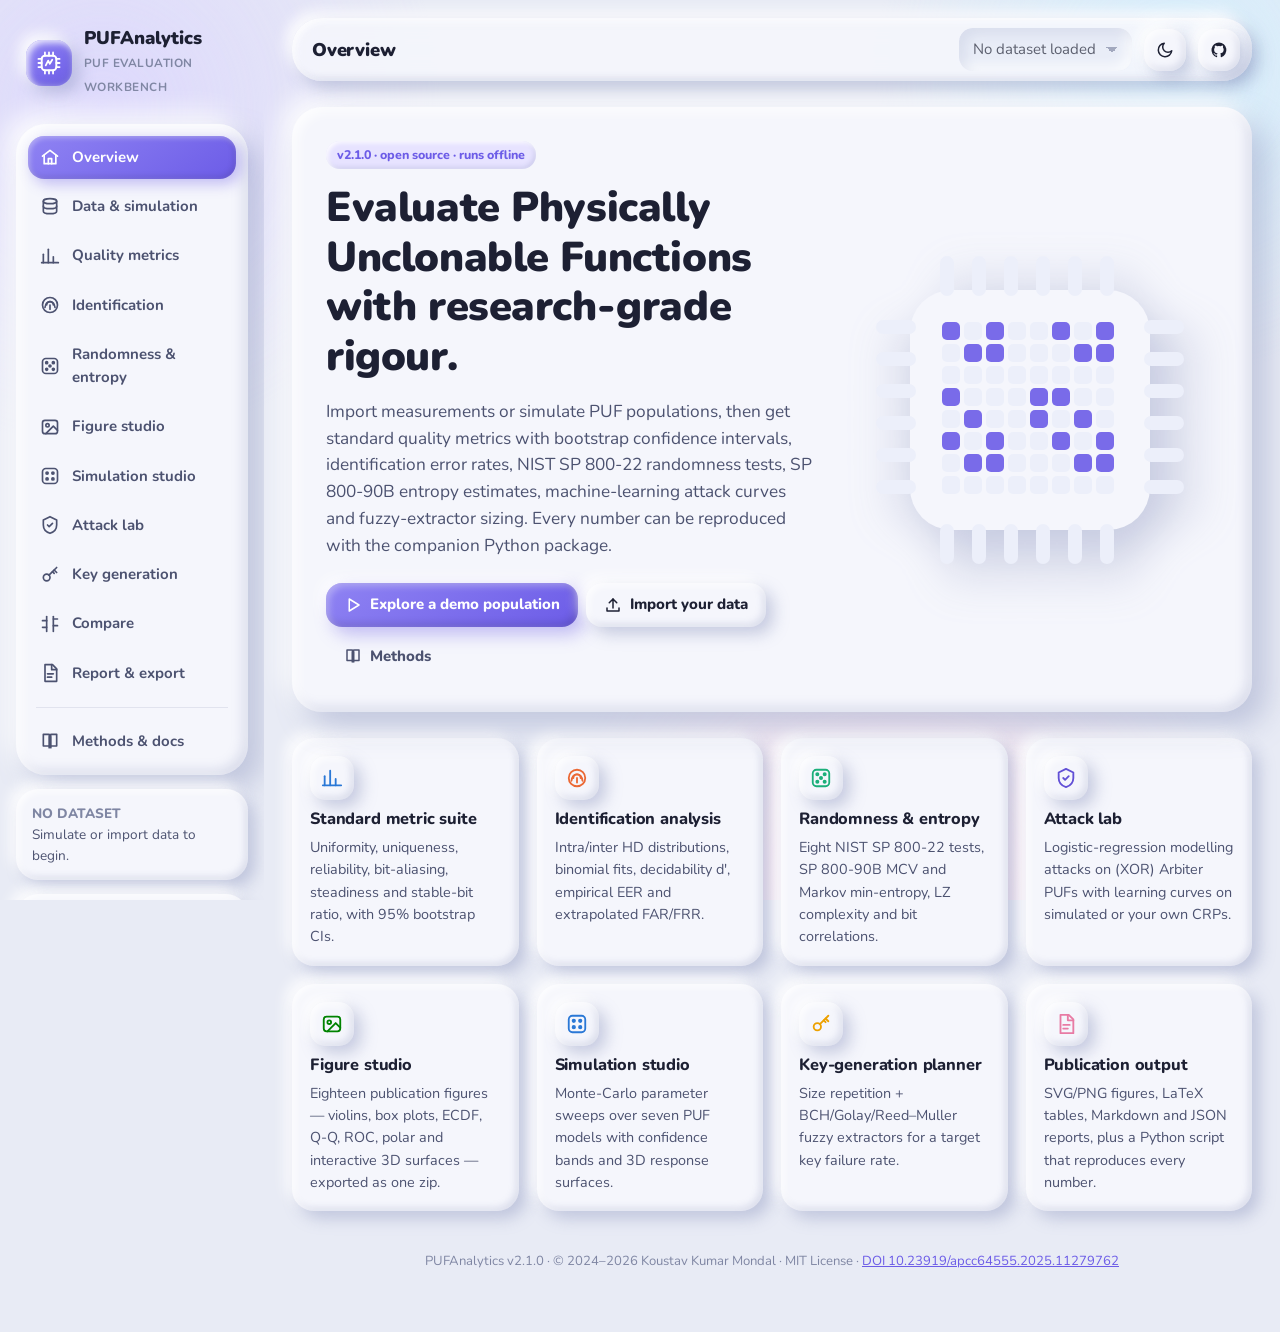
<file: index.html>
<!doctype html>
<html lang="en">
<head>
  <meta charset="utf-8">
  <meta name="viewport" content="width=device-width, initial-scale=1, viewport-fit=cover">
  <title>PUFAnalytics: online PUF evaluation workbench</title>
  <meta name="description" content="Evaluate physically unclonable functions in your browser: uniqueness, reliability, NIST SP 800-22, entropy, FAR/FRR, ML attacks and fuzzy-extractor sizing.">
  <meta name="author" content="Koustav Kumar Mondal">
  <meta name="theme-color" content="#6c5ce7">
  <link rel="canonical" href="https://koustav.isroot.in/PUFAnalytics/">
  <meta property="og:site_name" content="PUFAnalytics">
  <meta property="og:title" content="PUFAnalytics: online PUF evaluation workbench">
  <meta property="og:description" content="Evaluate physically unclonable functions in your browser: uniqueness, reliability, NIST SP 800-22, entropy, FAR/FRR, ML attacks and fuzzy-extractor sizing.">
  <meta property="og:url" content="https://koustav.isroot.in/PUFAnalytics/">
  <meta property="og:image" content="https://koustav.isroot.in/og/apps/pufanalytics.jpg">
  <meta property="og:image:width" content="1200">
  <meta property="og:image:height" content="630">
  <meta name="twitter:card" content="summary_large_image">
  <meta property="og:type" content="website">
  <script type="application/ld+json">{"@context": "https://schema.org", "@type": "WebApplication", "name": "PUFAnalytics", "alternateName": "PUFAnalytics web workbench", "url": "https://koustav.isroot.in/PUFAnalytics/", "description": "Evaluate physically unclonable functions in your browser: uniqueness, reliability, NIST SP 800-22, entropy, FAR/FRR, ML attacks and fuzzy-extractor sizing.", "applicationCategory": "EducationalApplication", "applicationSubCategory": "Hardware security research", "operatingSystem": "Any (runs in a web browser)", "browserRequirements": "Requires JavaScript", "softwareVersion": "2.1.0", "license": "https://opensource.org/licenses/MIT", "offers": {"@type": "Offer", "price": "0", "priceCurrency": "USD"}, "isAccessibleForFree": true, "image": "https://koustav.isroot.in/og/apps/pufanalytics.jpg", "author": {"@type": "Person", "@id": "https://koustav.isroot.in/#person", "name": "Koustav Kumar Mondal", "url": "https://koustav.isroot.in/"}, "sameAs": ["https://github.com/TakMashhido/PUFAnalytics"], "citation": "https://doi.org/10.23919/apcc64555.2025.11279762", "subjectOf": {"@type": "BlogPosting", "url": "https://koustav.isroot.in/blog/pufanalytics-guide/"}}</script>
  <link rel="icon" href="assets/icon.svg" type="image/svg+xml">
  <link rel="manifest" href="manifest.webmanifest">
  <link rel="preconnect" href="https://fonts.googleapis.com">
  <link rel="preconnect" href="https://fonts.gstatic.com" crossorigin>
  <link rel="stylesheet" href="https://fonts.googleapis.com/css2?family=JetBrains+Mono:wght@400;600&family=Nunito:wght@500;600;700;800;900&display=swap">
  <link rel="stylesheet" href="css/clay.css">
  <script>
    try { const t = localStorage.getItem('pufa.theme'); if (t) document.documentElement.dataset.theme = JSON.parse(t); } catch (e) {}
  </script>
</head>
<body>
  <a class="skip-link" href="#main">Skip to content</a>
  <div class="app">
    <aside class="sidebar" id="sidebar" aria-label="Primary">
      <a class="brand" href="#/overview" aria-label="PUFAnalytics home">
        <span class="brand-logo"><svg viewBox="0 0 32 32" width="26" height="26" aria-hidden="true"><rect x="7" y="7" width="18" height="18" rx="4" fill="none" stroke="#fff" stroke-width="2.4"/><path d="M11 3v4M16 3v4M21 3v4M11 25v4M16 25v4M21 25v4M3 11h4M3 16h4M3 21h4M25 11h4M25 16h4M25 21h4" stroke="#fff" stroke-width="2.2" stroke-linecap="round"/><path d="M12 19l3-6 2 4 3-5" fill="none" stroke="#fff" stroke-width="2.2" stroke-linecap="round" stroke-linejoin="round"/></svg></span>
        <span><span class="brand-name">PUFAnalytics</span><br><span class="brand-sub">PUF evaluation workbench</span></span>
      </a>
      <nav class="nav" id="nav"></nav>
      <div class="side-card" id="side-dataset"></div>
      <div class="side-card small">
        <b>Private by design.</b> All computation runs locally in your browser. Nothing is uploaded.
      </div>
    </aside>
    <div class="overlay" id="overlay"></div>
    <div class="main" id="main" tabindex="-1">
      <header class="topbar">
        <button class="btn icon ghost menu-btn" id="menu-btn" aria-label="Open navigation" aria-controls="sidebar" aria-expanded="false"></button>
        <h1 id="view-title">Overview</h1>
        <label class="sr-only" for="ds-select">Active dataset</label>
        <select id="ds-select" class="hide-sm" style="max-width:260px;width:auto"></select>
        <button class="btn icon" id="theme-btn" aria-label="Toggle colour theme"></button>
        <a class="btn icon hide-sm" href="https://github.com/TakMashhido/PUFAnalytics" target="_blank" rel="noopener" aria-label="Source code on GitHub" id="gh-link"></a>
        <div class="progress" id="progress" aria-hidden="true"><span></span></div>
      </header>
      <main id="view" class="view" aria-live="polite"></main>
      <footer class="footer">
        PUFAnalytics v2.1.0 · © 2024–2026 Koustav Kumar Mondal · MIT License ·
        <a href="https://doi.org/10.23919/apcc64555.2025.11279762" target="_blank" rel="noopener">DOI 10.23919/apcc64555.2025.11279762</a>
      </footer>
    </div>
  </div>
  <noscript><div class="card" style="margin:20px">PUFAnalytics needs JavaScript enabled.</div></noscript>
  <script type="module" src="js/app.js"></script>
</body>
</html>
</file>
<file: css/clay.css>
/* PUFAnalytics — claymorphism design system */
:root {
  color-scheme: light;
  --font: "Nunito", system-ui, -apple-system, "Segoe UI", sans-serif;
  --mono: "JetBrains Mono", ui-monospace, SFMono-Regular, Menlo, monospace;
  --bg: #e8ebf5;
  --bg-blob-1: #d9d2ff;
  --bg-blob-2: #cdeefe;
  --bg-blob-3: #ffe0ec;
  --clay: #f5f6fc;
  --clay-2: #eceffa;
  --clay-inset: #e4e8f5;
  --ink-1: #1d2033;
  --ink-2: #4c5270;
  --ink-3: #7f86a3;
  --grid: #e1e3ee;
  --axis: #c3c6d8;
  --track: #e2e5f1;
  --accent: #6c5ce7;
  --accent-2: #8f83f3;
  --accent-ink: #ffffff;
  --accent-soft: #e7e3ff;
  --shadow-dark: rgba(122, 132, 178, 0.38);
  --shadow-light: rgba(255, 255, 255, 0.95);
  --inner-dark: rgba(122, 132, 178, 0.22);
  --inner-light: rgba(255, 255, 255, 0.85);
  --clay-shadow: 14px 14px 30px var(--shadow-dark), -10px -10px 26px var(--shadow-light),
    inset 5px 5px 12px var(--inner-light), inset -5px -5px 12px var(--inner-dark);
  --clay-shadow-sm: 7px 7px 16px var(--shadow-dark), -6px -6px 14px var(--shadow-light),
    inset 3px 3px 7px var(--inner-light), inset -3px -3px 7px var(--inner-dark);
  --clay-pressed: inset 6px 6px 12px var(--inner-dark), inset -6px -6px 12px var(--inner-light);
  --radius-lg: 30px;
  --radius: 22px;
  --radius-sm: 14px;
  /* data palette (validated categorical order, light steps) */
  --series-1: #2a78d6; --series-2: #eb6834; --series-3: #1baf7a; --series-4: #eda100;
  --series-5: #e87ba4; --series-6: #008300; --series-7: #6250d6; --series-8: #e34948;
  --seq-lo: #eef4fd; --seq-hi: #0d366b;
  --div-lo: #2a78d6; --div-mid: #f0efec; --div-hi: #e34948;
  --bit0: #e6e9f5; --bit1: #3b3f8f;
  --status-good: #0ca30c; --status-fair: #c98500; --status-poor: #d03b3b; --status-na: #9aa0b8;
  --good-ink: #006300; --fair-ink: #8a5a00; --poor-ink: #a32424;
}
@media (prefers-color-scheme: dark) {
  :root:not([data-theme="light"]) {
    color-scheme: dark;
    --bg: #141824; --bg-blob-1: #2a2356; --bg-blob-2: #123246; --bg-blob-3: #3a1c32;
    --clay: #1f2434; --clay-2: #252b3d; --clay-inset: #191d2b;
    --ink-1: #eef0f8; --ink-2: #c3c7da; --ink-3: #8b91ab;
    --grid: #2e3447; --axis: #434a62; --track: #2b3144;
    --accent: #8b7cf6; --accent-2: #a89dfa; --accent-ink: #0f1020; --accent-soft: #2f2a55;
    --shadow-dark: rgba(0, 0, 0, 0.55); --shadow-light: rgba(80, 92, 130, 0.16);
    --inner-dark: rgba(0, 0, 0, 0.35); --inner-light: rgba(255, 255, 255, 0.06);
    --series-1: #3987e5; --series-2: #d95926; --series-3: #199e70; --series-4: #c98500;
    --series-5: #d55181; --series-6: #008300; --series-7: #9085e9; --series-8: #e66767;
    --seq-lo: #1c2333; --seq-hi: #9ec5f4;
    --div-lo: #3987e5; --div-mid: #383835; --div-hi: #e66767;
    --bit0: #262c3f; --bit1: #a89dfa;
    --good-ink: #4cd04c; --fair-ink: #f0b437; --poor-ink: #ff7b7b;
  }
}
:root[data-theme="dark"] {
  color-scheme: dark;
  --bg: #141824; --bg-blob-1: #2a2356; --bg-blob-2: #123246; --bg-blob-3: #3a1c32;
  --clay: #1f2434; --clay-2: #252b3d; --clay-inset: #191d2b;
  --ink-1: #eef0f8; --ink-2: #c3c7da; --ink-3: #8b91ab;
  --grid: #2e3447; --axis: #434a62; --track: #2b3144;
  --accent: #8b7cf6; --accent-2: #a89dfa; --accent-ink: #0f1020; --accent-soft: #2f2a55;
  --shadow-dark: rgba(0, 0, 0, 0.55); --shadow-light: rgba(80, 92, 130, 0.16);
  --inner-dark: rgba(0, 0, 0, 0.35); --inner-light: rgba(255, 255, 255, 0.06);
  --series-1: #3987e5; --series-2: #d95926; --series-3: #199e70; --series-4: #c98500;
  --series-5: #d55181; --series-6: #008300; --series-7: #9085e9; --series-8: #e66767;
  --seq-lo: #1c2333; --seq-hi: #9ec5f4;
  --div-lo: #3987e5; --div-mid: #383835; --div-hi: #e66767;
  --bit0: #262c3f; --bit1: #a89dfa;
  --good-ink: #4cd04c; --fair-ink: #f0b437; --poor-ink: #ff7b7b;
}

* { box-sizing: border-box; }
html { -webkit-text-size-adjust: 100%; }
body {
  margin: 0; font-family: var(--font); color: var(--ink-1); background: var(--bg);
  font-size: 15px; line-height: 1.55; min-height: 100vh; overflow-x: hidden;
}
body::before {
  content: ""; position: fixed; inset: 0; z-index: -1; pointer-events: none;
  background:
    radial-gradient(38vmax 38vmax at 8% 12%, var(--bg-blob-1), transparent 70%),
    radial-gradient(34vmax 34vmax at 92% 8%, var(--bg-blob-2), transparent 70%),
    radial-gradient(40vmax 40vmax at 70% 100%, var(--bg-blob-3), transparent 70%);
  opacity: 0.75;
}
a { color: var(--accent); }
h1, h2, h3, h4 { margin: 0 0 0.4em; line-height: 1.2; letter-spacing: -0.01em; }
h1 { font-size: clamp(1.7rem, 3.4vw, 2.6rem); font-weight: 900; }
h2 { font-size: 1.25rem; font-weight: 800; }
h3 { font-size: 1.02rem; font-weight: 800; }
p { margin: 0 0 0.8em; }
code, kbd, .mono { font-family: var(--mono); font-size: 0.88em; }
:focus-visible { outline: 3px solid var(--accent); outline-offset: 3px; border-radius: 8px; }
.sr-only { position: absolute; width: 1px; height: 1px; overflow: hidden; clip: rect(0 0 0 0); white-space: nowrap; }
.skip-link { position: absolute; left: -999px; top: 8px; z-index: 100; background: var(--clay); padding: 8px 14px; border-radius: 12px; }
.skip-link:focus { left: 12px; }

/* ------------------------------------------------------------------ shell */
.app { display: grid; grid-template-columns: 264px minmax(0, 1fr); min-height: 100vh; }
.sidebar {
  position: sticky; top: 0; height: 100vh; padding: 22px 16px; display: flex; flex-direction: column; gap: 14px;
  overflow-y: auto; z-index: 30;
}
.brand { display: flex; align-items: center; gap: 12px; padding: 6px 10px 12px; text-decoration: none; color: inherit; }
.brand-logo {
  width: 46px; height: 46px; border-radius: 16px; display: grid; place-items: center; flex: none;
  background: linear-gradient(145deg, var(--accent-2), var(--accent)); box-shadow: var(--clay-shadow-sm);
}
.brand-name { font-weight: 900; font-size: 1.15rem; line-height: 1.1; }
.brand-sub { font-size: 0.74rem; color: var(--ink-3); font-weight: 700; letter-spacing: 0.04em; text-transform: uppercase; }
.nav { display: flex; flex-direction: column; gap: 6px; padding: 12px; border-radius: var(--radius-lg); background: var(--clay); box-shadow: var(--clay-shadow); }
.nav a {
  display: flex; align-items: center; gap: 12px; padding: 10px 12px; border-radius: 16px; color: var(--ink-2);
  text-decoration: none; font-weight: 700; transition: background 0.2s, color 0.2s, box-shadow 0.2s, transform 0.15s;
}
.nav a svg { width: 20px; height: 20px; flex: none; }
.nav a:hover { color: var(--ink-1); background: var(--clay-2); }
.nav a[aria-current="page"] { color: var(--accent-ink); background: linear-gradient(145deg, var(--accent-2), var(--accent)); box-shadow: 5px 5px 14px rgba(108, 92, 231, 0.38), inset 2px 2px 5px rgba(255, 255, 255, 0.35), inset -2px -2px 6px rgba(0, 0, 0, 0.12); }
.nav-sep { height: 1px; background: var(--grid); margin: 6px 8px; }
.side-card { padding: 14px 16px; border-radius: var(--radius); background: var(--clay); box-shadow: var(--clay-shadow-sm); font-size: 0.85rem; color: var(--ink-2); }
.side-card b { color: var(--ink-1); }

.main { min-width: 0; padding: 18px 28px 60px; }
.topbar {
  position: sticky; top: 12px; z-index: 20; display: flex; align-items: center; gap: 12px; padding: 10px 12px 10px 20px;
  border-radius: var(--radius-lg); background: color-mix(in srgb, var(--clay) 88%, transparent); backdrop-filter: blur(12px);
  box-shadow: var(--clay-shadow-sm); margin-bottom: 26px;
}
.topbar h1 { font-size: 1.15rem; margin: 0; font-weight: 900; flex: 1; min-width: 0; white-space: nowrap; overflow: hidden; text-overflow: ellipsis; }
.topbar .menu-btn { display: none; }
.progress { position: absolute; left: 20px; right: 20px; bottom: 4px; height: 4px; border-radius: 4px; overflow: hidden; opacity: 0; transition: opacity 0.3s; }
.progress.on { opacity: 1; }
.progress span { display: block; height: 100%; width: 0; background: linear-gradient(90deg, var(--accent-2), var(--accent)); border-radius: 4px; transition: width 0.25s; }

/* ------------------------------------------------------------------ clay primitives */
.card { background: var(--clay); border-radius: var(--radius-lg); box-shadow: var(--clay-shadow); padding: 22px 24px; min-width: 0; position: relative; }
.card.flat { box-shadow: var(--clay-shadow-sm); }
.card-head { display: flex; align-items: flex-start; gap: 12px; margin-bottom: 12px; flex-wrap: wrap; }
.card-head h2, .card-head h3 { margin: 0; flex: 1; min-width: 160px; }
.card-sub { color: var(--ink-3); font-size: 0.86rem; margin: 2px 0 0; font-weight: 600; }
.inset { background: var(--clay-inset); border-radius: var(--radius); box-shadow: var(--clay-pressed); padding: 14px 16px; }

.grid { display: grid; gap: 26px; }
.grid-2 { grid-template-columns: repeat(2, minmax(0, 1fr)); }
.grid-3 { grid-template-columns: repeat(3, minmax(0, 1fr)); }
.grid-auto { grid-template-columns: repeat(auto-fit, minmax(min(100%, 300px), 1fr)); }
.span-2 { grid-column: span 2; }
.span-all { grid-column: 1 / -1; }
.stack { display: flex; flex-direction: column; gap: 14px; }
.row { display: flex; gap: 12px; align-items: center; flex-wrap: wrap; }
.spacer { flex: 1; }
.muted { color: var(--ink-3); }
.small { font-size: 0.85rem; }

.btn {
  appearance: none; border: 0; cursor: pointer; font: inherit; font-weight: 800; color: var(--ink-1);
  display: inline-flex; align-items: center; justify-content: center; gap: 8px; padding: 10px 18px; min-height: 42px;
  border-radius: 16px; background: var(--clay); box-shadow: var(--clay-shadow-sm); transition: transform 0.12s, box-shadow 0.2s, background 0.2s;
  white-space: nowrap; text-decoration: none;
}
.btn svg { width: 18px; height: 18px; flex: none; }
.btn:hover { transform: translateY(-1px); }
.btn:active { transform: translateY(1px) scale(0.98); box-shadow: var(--clay-pressed); }
.btn[disabled] { opacity: 0.55; cursor: not-allowed; transform: none; }
.btn.primary { color: var(--accent-ink); background: linear-gradient(145deg, var(--accent-2), var(--accent)); box-shadow: 7px 7px 18px rgba(108, 92, 231, 0.4), -5px -5px 14px var(--shadow-light), inset 3px 3px 7px rgba(255, 255, 255, 0.35), inset -3px -3px 8px rgba(0, 0, 0, 0.15); }
.btn.small { min-height: 34px; padding: 6px 12px; border-radius: 12px; font-size: 0.84rem; }
.btn.icon { padding: 0; width: 42px; }
.btn.icon.small { width: 34px; }
.btn.ghost { background: transparent; box-shadow: none; color: var(--ink-2); }
.btn.ghost:hover { background: var(--clay-2); }
.btn.danger { color: var(--poor-ink); }
.btn-group { display: inline-flex; gap: 8px; flex-wrap: wrap; }

.field { display: flex; flex-direction: column; gap: 6px; min-width: 0; }
.field > span, .field > label { font-size: 0.8rem; font-weight: 800; color: var(--ink-2); letter-spacing: 0.02em; }
.field small { color: var(--ink-3); font-size: 0.76rem; }
input[type="text"], input[type="number"], input[type="search"], select, textarea {
  font: inherit; color: var(--ink-1); background: var(--clay-inset); border: 0; border-radius: 14px; padding: 10px 14px;
  box-shadow: var(--clay-pressed); min-height: 42px; width: 100%; min-width: 0;
}
textarea { font-family: var(--mono); font-size: 0.82rem; min-height: 140px; resize: vertical; line-height: 1.45; }
select { appearance: none; padding-right: 36px; background-image: linear-gradient(45deg, transparent 50%, var(--ink-3) 50%), linear-gradient(135deg, var(--ink-3) 50%, transparent 50%); background-position: calc(100% - 20px) 52%, calc(100% - 14px) 52%; background-size: 6px 6px; background-repeat: no-repeat; }
input:focus, select:focus, textarea:focus { outline: 3px solid color-mix(in srgb, var(--accent) 55%, transparent); outline-offset: 1px; }
input[type="range"] { width: 100%; accent-color: var(--accent); }
.form-grid { display: grid; gap: 14px; grid-template-columns: repeat(auto-fill, minmax(min(100%, 150px), 1fr)); }

.seg { display: inline-flex; padding: 5px; border-radius: 16px; background: var(--clay-inset); box-shadow: var(--clay-pressed); gap: 4px; flex-wrap: wrap; }
.seg button { border: 0; background: transparent; font: inherit; font-weight: 800; font-size: 0.84rem; color: var(--ink-2); padding: 7px 14px; border-radius: 12px; cursor: pointer; }
.seg button[aria-pressed="true"] { background: var(--clay); color: var(--ink-1); box-shadow: var(--clay-shadow-sm); }

.chip { display: inline-flex; align-items: center; gap: 6px; padding: 4px 11px; border-radius: 999px; font-size: 0.78rem; font-weight: 800; background: var(--clay-2); color: var(--ink-2); box-shadow: inset 2px 2px 4px var(--inner-light), inset -2px -2px 4px var(--inner-dark); }
.chip.accent { background: var(--accent-soft); color: var(--accent); }
.badge { display: inline-flex; align-items: center; gap: 5px; font-size: 0.76rem; font-weight: 900; padding: 3px 10px 3px 7px; border-radius: 999px; letter-spacing: 0.02em; }
.badge svg { width: 14px; height: 14px; }
.badge.good { color: var(--good-ink); background: color-mix(in srgb, var(--status-good) 16%, transparent); }
.badge.fair { color: var(--fair-ink); background: color-mix(in srgb, var(--status-fair) 18%, transparent); }
.badge.poor { color: var(--poor-ink); background: color-mix(in srgb, var(--status-poor) 16%, transparent); }
.badge.na { color: var(--ink-3); background: var(--clay-2); }

/* ------------------------------------------------------------------ hero & kpis */
.hero { display: grid; grid-template-columns: minmax(0, 1.3fr) minmax(0, 1fr); gap: 28px; align-items: center; padding: 34px; }
.hero p.lead { font-size: 1.08rem; color: var(--ink-2); max-width: 60ch; }
.hero-art { display: grid; place-items: center; }
.hero-art svg { width: 100%; max-width: 360px; height: auto; filter: drop-shadow(14px 18px 22px var(--shadow-dark)); }
.feature-list { display: grid; grid-template-columns: repeat(auto-fit, minmax(min(100%, 220px), 1fr)); gap: 18px; }
.feature { padding: 18px; border-radius: var(--radius); background: var(--clay); box-shadow: var(--clay-shadow-sm); }
.feature .ico { width: 44px; height: 44px; border-radius: 15px; display: grid; place-items: center; margin-bottom: 10px; box-shadow: var(--clay-shadow-sm); }
.feature .ico svg { width: 22px; height: 22px; }
.feature p { color: var(--ink-2); font-size: 0.9rem; margin: 0; }

.kpis { display: grid; gap: 22px; grid-template-columns: repeat(auto-fill, minmax(min(100%, 290px), 1fr)); }
.kpi { display: flex; gap: 14px; align-items: center; padding: 18px 18px; border-radius: var(--radius-lg); background: var(--clay); box-shadow: var(--clay-shadow); min-width: 0; }
.kpi .kpi-body { min-width: 0; flex: 1; }
.kpi .kpi-label { font-size: 0.8rem; font-weight: 800; color: var(--ink-2); display: flex; gap: 6px; align-items: center; }
.kpi .kpi-value { font-size: 1.65rem; font-weight: 900; line-height: 1.15; letter-spacing: -0.02em; }
.kpi .kpi-value small { font-size: 0.9rem; font-weight: 800; color: var(--ink-3); margin-left: 2px; }
.kpi .kpi-foot { font-size: 0.76rem; color: var(--ink-3); font-weight: 700; margin-top: 2px; }
.gauge { flex: none; }
.tile { padding: 14px 16px; border-radius: var(--radius); background: var(--clay-inset); box-shadow: var(--clay-pressed); min-width: 0; }
.tile .t-label { font-size: 0.76rem; font-weight: 800; color: var(--ink-3); text-transform: uppercase; letter-spacing: 0.05em; }
.tile .t-value { font-size: 1.35rem; font-weight: 900; font-variant-numeric: tabular-nums; overflow-wrap: anywhere; }
.tiles { display: grid; gap: 14px; grid-template-columns: repeat(auto-fill, minmax(min(100%, 150px), 1fr)); }

.score-ring { position: relative; width: 150px; height: 150px; flex: none; }
.score-ring .num { position: absolute; inset: 0; display: grid; place-items: center; text-align: center; font-weight: 900; font-size: 2.2rem; line-height: 1; }
.score-ring .num small { display: block; font-size: 0.72rem; color: var(--ink-3); font-weight: 800; letter-spacing: 0.06em; text-transform: uppercase; margin-top: 4px; }

/* ------------------------------------------------------------------ charts */
.chart { width: 100%; min-height: 120px; position: relative; }
.chart svg { display: block; max-width: 100%; height: auto; border-radius: 12px; }
.chart-tools { display: flex; gap: 6px; flex-wrap: wrap; }
.chart3d-tools { display: flex; gap: 4px; flex-wrap: wrap; margin-bottom: 6px; }
.chart3d-tools .btn { min-height: 30px; padding: 4px 10px; font-size: 0.8rem; }
.chart-table { max-height: 320px; overflow: auto; margin-top: 12px; }
.chart-tip {
  position: fixed; left: 0; top: 0; z-index: 1000; pointer-events: none; opacity: 0; transition: opacity 0.12s;
  background: var(--clay); color: var(--ink-1); border-radius: 14px; padding: 9px 12px; font-size: 0.8rem; min-width: 140px;
  box-shadow: 8px 8px 22px var(--shadow-dark), inset 2px 2px 5px var(--inner-light); border: 1px solid var(--grid);
}
.tip-head { font-weight: 800; color: var(--ink-2); margin-bottom: 4px; }
.tip-row { display: flex; align-items: center; gap: 7px; }
.tip-row b { margin-left: auto; padding-left: 12px; font-variant-numeric: tabular-nums; }
.tip-key { width: 10px; height: 10px; border-radius: 3px; flex: none; }

/* ------------------------------------------------------------------ tables */
.table-wrap { overflow-x: auto; border-radius: var(--radius-sm); }
.data-table { width: 100%; border-collapse: separate; border-spacing: 0; font-size: 0.86rem; }
.data-table th { text-align: left; font-size: 0.74rem; text-transform: uppercase; letter-spacing: 0.05em; color: var(--ink-3); font-weight: 900; padding: 8px 10px; position: sticky; top: 0; background: var(--clay); }
.data-table td { padding: 9px 10px; border-top: 1px solid var(--grid); font-variant-numeric: tabular-nums; vertical-align: middle; }
.data-table tr:hover td { background: color-mix(in srgb, var(--accent-soft) 45%, transparent); }
.data-table td.num, .data-table th.num { text-align: right; }
.pbar { height: 8px; border-radius: 6px; background: var(--track); min-width: 70px; overflow: hidden; }
.pbar span { display: block; height: 100%; border-radius: 6px; }

/* ------------------------------------------------------------------ data */
.dropzone { border-radius: var(--radius); padding: 26px; text-align: center; background: var(--clay-inset); box-shadow: var(--clay-pressed); border: 2px dashed var(--axis); cursor: pointer; transition: border-color 0.2s, background 0.2s; }
.dropzone.drag { border-color: var(--accent); background: var(--accent-soft); }
.dropzone svg { width: 40px; height: 40px; color: var(--accent); }
.ds-list { display: flex; flex-direction: column; gap: 12px; }
.ds-item { display: flex; align-items: center; gap: 12px; padding: 12px 14px; border-radius: 18px; background: var(--clay); box-shadow: var(--clay-shadow-sm); flex-wrap: wrap; }
.ds-item.active { outline: 3px solid color-mix(in srgb, var(--accent) 60%, transparent); }
.ds-item .ds-name { font-weight: 800; overflow-wrap: anywhere; }
.ds-item .ds-info { flex: 1; min-width: 160px; }
.cond-row { display: grid; grid-template-columns: minmax(0, 1fr) 110px 42px; gap: 8px; align-items: center; }
.bitstr { font-family: var(--mono); font-size: 0.78rem; overflow-wrap: anywhere; letter-spacing: 0.04em; color: var(--ink-2); }

/* ------------------------------------------------------------------ docs */
.prose { max-width: 78ch; }
.prose h3 { margin-top: 1.4em; }
.prose pre, pre.code { background: var(--clay-inset); box-shadow: var(--clay-pressed); padding: 14px 16px; border-radius: 16px; overflow-x: auto; font-family: var(--mono); font-size: 0.8rem; line-height: 1.5; color: var(--ink-1); white-space: pre; }
.formula { padding: 10px 14px; margin: 8px 0 12px; border-radius: 14px; background: var(--clay-inset); box-shadow: var(--clay-pressed); overflow-x: auto; }
.def-grid { display: grid; gap: 20px; grid-template-columns: repeat(auto-fit, minmax(min(100%, 340px), 1fr)); }
.ref-list li { margin-bottom: 0.5em; color: var(--ink-2); }
details.acc { border-radius: var(--radius); background: var(--clay); box-shadow: var(--clay-shadow-sm); padding: 4px 18px; }
details.acc summary { cursor: pointer; font-weight: 800; padding: 12px 0; }

/* ------------------------------------------------------------------ toast & misc */
.toasts { position: fixed; right: 18px; bottom: 18px; z-index: 2000; display: flex; flex-direction: column; gap: 10px; max-width: min(380px, calc(100vw - 36px)); }
.toast { padding: 12px 16px; border-radius: 18px; background: var(--clay); box-shadow: var(--clay-shadow); font-weight: 700; display: flex; gap: 10px; align-items: flex-start; animation: pop 0.25s ease-out; }
.toast.error { color: var(--poor-ink); }
.toast.success .dot { background: var(--status-good); }
.toast .dot { width: 10px; height: 10px; border-radius: 50%; background: var(--accent); margin-top: 7px; flex: none; }
.toast.error .dot { background: var(--status-poor); }
@keyframes pop { from { transform: translateY(10px) scale(0.96); opacity: 0; } to { transform: none; opacity: 1; } }
.view { animation: fade 0.3s ease-out; }
@keyframes fade { from { opacity: 0; transform: translateY(6px); } to { opacity: 1; transform: none; } }
.empty { text-align: center; padding: 40px 20px; }
.empty svg { width: 80px; height: 80px; color: var(--accent); margin-bottom: 8px; }
.footer { margin-top: 40px; text-align: center; color: var(--ink-3); font-size: 0.82rem; }
.overlay { display: none; }
.kbd-hint { font-size: 0.75rem; color: var(--ink-3); }

/* ------------------------------------------------------------------ responsive */
@media (max-width: 1180px) { .grid-3 { grid-template-columns: repeat(2, minmax(0, 1fr)); } }
@media (max-width: 1024px) {
  .app { grid-template-columns: minmax(0, 1fr); }
  .sidebar { position: fixed; left: 0; top: 0; bottom: 0; width: 284px; transform: translateX(-110%); transition: transform 0.28s ease; background: var(--bg); box-shadow: 10px 0 40px var(--shadow-dark); }
  .sidebar.open { transform: none; }
  .overlay.open { display: block; position: fixed; inset: 0; z-index: 25; background: rgba(10, 12, 25, 0.35); }
  .topbar .menu-btn { display: inline-flex; }
  .main { padding: 12px 16px 50px; }
  .hero { grid-template-columns: minmax(0, 1fr); padding: 24px; }
  .hero-art { display: none; }
}
@media (max-width: 760px) {
  .grid-2, .grid-3 { grid-template-columns: minmax(0, 1fr); }
  .span-2 { grid-column: auto; }
  .card { padding: 18px 16px; border-radius: 24px; }
  .grid { gap: 20px; }
  .topbar { padding: 8px 8px 8px 12px; gap: 8px; top: 8px; }
  .topbar .hide-sm { display: none; }
  .kpi .kpi-value { font-size: 1.4rem; }
  .cond-row { grid-template-columns: minmax(0, 1fr) 90px 42px; }
}
@media (prefers-reduced-motion: reduce) { *, *::before, *::after { animation: none !important; transition: none !important; } }
@media print {
  body::before, .sidebar, .topbar, .chart-tools, .no-print, .toasts { display: none !important; }
  .app { display: block; }
  .main { padding: 0; }
  .card { box-shadow: none; border: 1px solid #ccc; break-inside: avoid; }
}

/* Docs deep links (#/docs/<section>) land below the sticky top bar. */
.prose-wrap { scroll-margin-top: 104px; }
</file>
